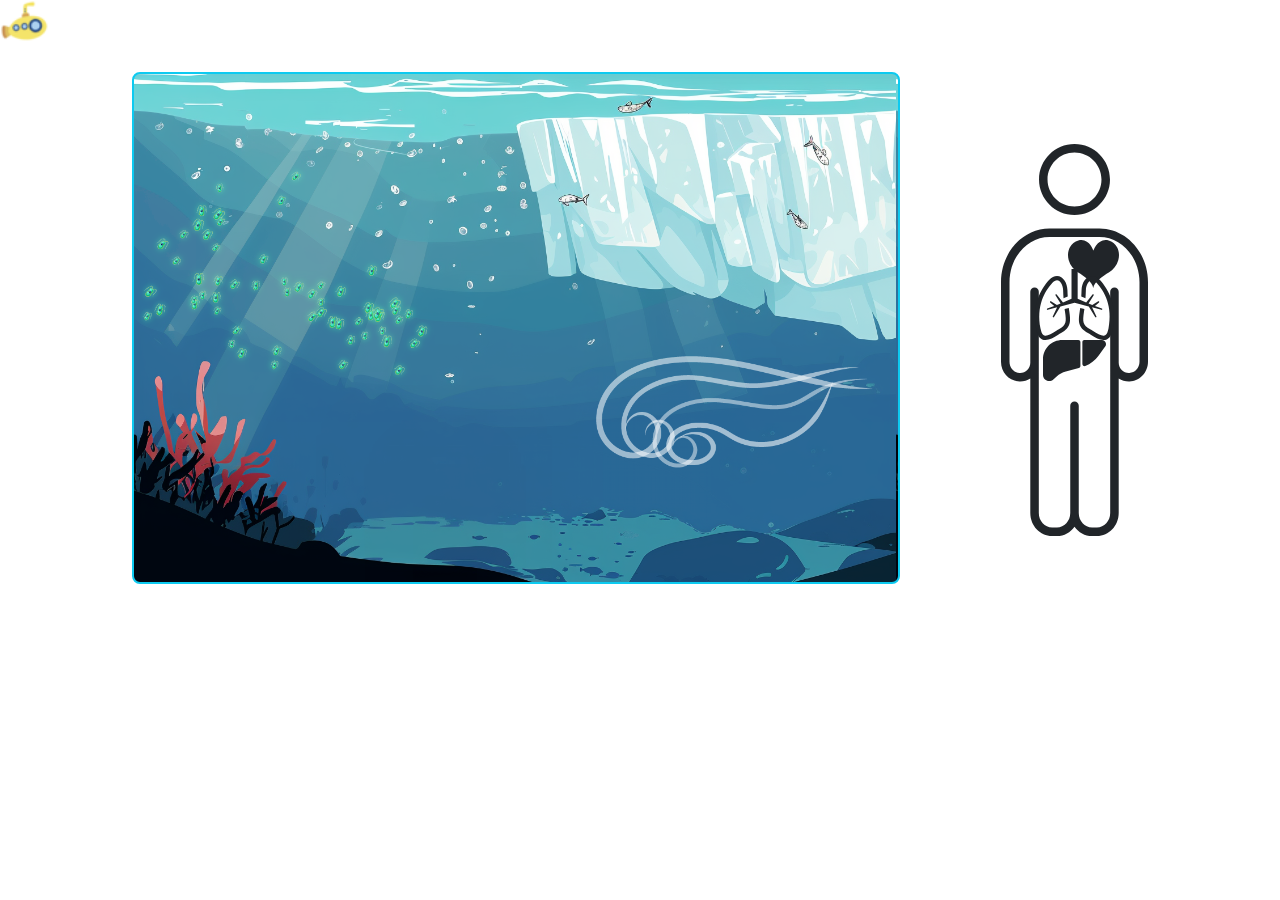
<file: index.html>
<!DOCTYPE html>
<html lang="en">

<head>
    <meta charset="UTF-8">
    <meta name="viewport" content="width=device-width, initial-scale=1.0">
    <link href="https://cdn.jsdelivr.net/npm/bootstrap@5.3.0/dist/css/bootstrap.min.css" rel="stylesheet">
    <link rel="stylesheet" href="style.css">
    <title>Document</title>
</head>

<body>
    <div class="custom-cursor"></div>
    <div class="container">
        <div id="question" class="mt-3 my-4">
            <span class="badge hide" id="questionBadge">Question n°<span id="turn"></span>/4</span>
            <span class="badge hide" id="responseBadge">Réponse</span>
            <p id="main-text">
                <p id="info">
                    <span id="context"></span>
                    <span id="askedQuestion" class="fw-bold"></span>
                </p>
                <p id="good-answer" class="fw-bold text-success"></p>
                <p id="bad-answer-1" class="text-danger"></p>
                <p id="bad-answer-2" class="text-danger"></p>
            </p>
            <!-- <div class="d-flex justify-content-center">
                <button class="btn btn-rose" type="button" data-bs-toggle="offcanvas" data-bs-target="#offcanvasTop" aria-controls="offcanvasTop">Afficher la question</button>
            </div>

            <div class="offcanvas offcanvas-top" tabindex="-1" id="offcanvasTop" aria-labelledby="offcanvasTopLabel">
                <div class="offcanvas-header">
                    <h5 class="offcanvas-title" id="offcanvasTopLabel">Question n°1</h5>
                    <button type="button" class="btn-close" data-bs-dismiss="offcanvas" aria-label="Close"></button>
                </div>
                <div class="offcanvas-body">
                    Lorem ipsum dolor sit amet, consectetur adipiscing elit. Nam malesuada ullamcorper feugiat. Nam vel pulvinar quam. Nunc orci lectus, dictum a nulla eget, consectetur elementum libero. Suspendisse bibendum facilisis justo at rhoncus. Praesent non scelerisque tellus, non maximus nulla. Phasellus hendrerit nulla eu ultrices cursus. Praesent lectus sem, tempus at tortor ut, pretium feugiat magna. Maecenas ut mauris hendrerit, efficitur ligula id, tincidunt ipsum.
                </div>
            </div> -->
        </div>
        <div id="answers" class="mb-5"></div>
        <div id="weatherButtonContainer"></div>
        <div class="d-flex justify-content-around align-items-center">
            <div id="img" class="border border-info border-2 rounded-3 mb-4">
                <div id="plankton" class="clickable zone"></div>
                <div id="stream" class="clickable zone"></div>
                <div id="ice" class="clickable zone"></div>
                <div id="coral" class="clickable zone"></div>
            </div>
            <div>
                <svg xmlns="http://www.w3.org/2000/svg" width="147" height="392" viewBox="0 0 147 392" fill="none">
                    <path id="skin"
                        d="M73.5044 71.0443C93.0704 71.0443 108.986 55.1115 108.986 35.5243C108.986 15.9372 93.0704 0 73.5044 0C53.9383 0 38.0226 15.9328 38.0226 35.52C38.0226 55.1071 53.9383 71.0443 73.5044 71.0443ZM73.5044 8.52392C88.3758 8.52392 100.476 20.6369 100.476 35.5243C100.476 50.4118 88.3758 62.5203 73.5044 62.5203C58.6329 62.5203 46.533 50.4074 46.533 35.52C46.533 20.6325 58.6329 8.52392 73.5044 8.52392ZM98.5308 84.4334H48.4779C21.7459 84.4334 0 108.555 0 138.203V217.859C0 228.669 8.34071 237.463 18.5915 237.463H19.0788C22.8467 237.463 26.3535 236.339 29.2947 234.414V368.989C29.2947 381.677 39.0625 392 51.071 392H55.9789C63.1535 392 69.532 388.311 73.5 382.635C77.468 388.311 83.8465 392 91.0211 392H95.929C107.937 392 117.705 381.677 117.705 368.989V234.414C120.647 236.339 124.153 237.463 127.921 237.463H128.409C138.659 237.463 147 228.669 147 217.859V138.203C147.009 108.555 125.258 84.4334 98.5308 84.4334ZM138.494 217.859C138.494 223.97 133.973 228.939 128.413 228.939H127.926C122.296 228.939 117.718 224.357 117.71 218.725V218.708V218.699V147.646C117.71 145.294 115.804 143.386 113.454 143.386C111.105 143.386 109.199 145.294 109.199 147.646V218.712C109.199 218.725 109.199 218.734 109.199 218.747V368.994C109.199 376.982 103.247 383.485 95.9333 383.485H91.0255C83.7116 383.485 77.7596 376.986 77.7596 368.994V261.733C77.7596 259.381 75.8539 257.473 73.5044 257.473C71.1549 257.473 69.2492 259.381 69.2492 261.733V368.994C69.2492 376.982 63.2971 383.485 55.9832 383.485H51.0754C43.7615 383.485 37.8095 376.986 37.8095 368.994V218.747C37.8095 218.734 37.8095 218.725 37.8095 218.712V147.646C37.8095 145.294 35.9038 143.386 33.5543 143.386C31.2048 143.386 29.2991 145.294 29.2991 147.646V218.708V218.717V218.734C29.2904 224.366 24.7088 228.948 19.0831 228.948H18.5958C13.0397 228.948 8.51908 223.978 8.51908 217.867V138.203C8.51908 113.254 26.4492 92.9573 48.4866 92.9573H98.5352C120.573 92.9573 138.503 113.254 138.503 138.203V217.859H138.494Z"
                        fill="currentColor" />
                    <path id="heart"
                        d="M68.9258 103.222C67.3682 106.221 66.1703 110.619 67.7278 116.162C69.1826 121.339 72.6627 125.68 77.2107 128.462C82.6161 131.771 91.5662 137.89 92.2315 144H92.2531C92.9805 137.89 102.38 131.771 107.787 128.462C112.336 125.68 115.81 121.339 117.27 116.162C118.828 110.627 117.638 106.224 116.072 103.222C114.328 99.8718 111.254 97.3778 107.641 96.4147C96.836 93.5337 92.385 106.608 92.385 106.608C92.385 106.608 88.1613 93.5419 77.3559 96.4147C73.7406 97.3778 70.6688 99.8773 68.9245 103.222H68.9258Z"
                        fill="currentColor" />
                    <path id="lugs"
                        d="M79.4063 198.084V221.929C79.4063 222.868 78.769 223.691 77.8509 223.936L64.8316 227.414C61.4217 228.325 58.2822 230.029 55.6749 232.383L52.3287 235.404C51.1921 236.431 49.7077 237 48.1674 237C44.7615 237 42 234.273 42 230.909V215.092C42 204.549 50.654 196.002 61.3292 196.002L77.3017 196.005C78.4639 196.006 79.4063 196.936 79.4063 198.084ZM104.94 199.395C104.587 197.356 102.768 195.934 100.732 196.002H83.3438C82.1809 196.002 81.375 196.93 81.375 198.078V220.074C81.375 221.535 82.8686 222.554 84.2435 222.013C89.548 219.925 94.1614 216.375 97.5089 211.748L104.158 202.551C104.824 201.681 105.141 200.555 104.94 199.395Z"
                        fill="currentColor" />
                    <path id="liver"
                        d="M67.821 163.931L63.6108 165.003C63.7927 166.375 63.9246 167.206 63.9398 167.308C65.6049 178.438 65.2849 180.994 57.8549 185.309C56.9002 185.862 55.9331 186.451 54.9632 187.039C51.1756 189.342 47.2614 191.728 44.4596 191.726C43.4791 191.726 40.877 191.726 39.5007 184.574C35.1907 162.22 43.5005 147.445 51.2299 138.986C52.8969 137.163 54.554 136.199 56.0222 136.199C59.1395 136.199 61.9938 140.851 62.132 146.156C62.206 149.077 62.3548 151.842 62.5349 154.349L66.7352 152.507C66.6051 150.474 66.5008 148.307 66.4402 146.046C66.261 139.105 62.3174 131.925 56.0222 131.925C53.2642 131.925 50.5765 133.335 48.0351 136.117C39.646 145.295 30.6213 161.292 35.2647 185.377C36.6232 192.426 39.7173 196 44.4596 196C48.4781 196 52.9218 193.296 57.2185 190.682C58.1616 190.108 59.1047 189.537 60.0327 188.996C70.1725 183.112 69.8383 177.601 68.2025 166.659C68.1945 166.629 68.0385 165.634 67.821 163.931Z M98.9653 136.117C96.4239 133.335 93.738 131.925 90.9791 131.925C84.6839 131.925 80.7385 139.105 80.5602 146.046C80.5014 148.29 80.3962 150.443 80.2687 152.463L84.4691 154.306C84.6474 151.809 84.7953 149.06 84.8702 146.155C85.0057 140.852 87.86 136.199 90.98 136.199C92.4482 136.199 94.1062 137.163 95.7714 138.986C103.503 147.445 111.812 162.22 107.501 184.576C106.123 191.726 103.521 191.726 102.542 191.726C99.7408 191.726 95.8239 189.343 92.0381 187.039C91.0682 186.449 90.1011 185.862 89.1481 185.309C81.7182 180.994 81.399 178.438 83.0589 167.329C83.0758 167.219 83.2104 166.374 83.3958 164.975L79.1857 163.906C78.9628 165.629 78.8041 166.643 78.7979 166.68C77.1639 177.601 76.8288 183.112 86.9686 188.996C87.8984 189.537 88.8397 190.108 89.7828 190.682C94.0786 193.296 98.5232 196 102.542 196C107.285 196 110.377 192.426 111.735 185.379C116.379 161.292 107.355 145.295 98.9653 136.117Z M100.858 164.518L93.9395 161.955L98.048 158.378C98.2905 158.135 98.3217 157.755 98.122 157.475C97.9215 157.198 97.5497 157.079 97.2404 157.242L91.2545 160.887L87.5846 159.42L92.6933 151.166C92.8618 150.841 92.7521 150.446 92.4446 150.247C92.1379 150.048 91.7288 150.116 91.4997 150.399L85.1822 158.464L76.6567 154.689V125H70.5175V154.688L61.9911 158.462L55.6745 150.397C55.4454 150.114 55.0363 150.047 54.7296 150.245C54.4212 150.444 54.3116 150.839 54.48 151.164L59.5896 159.419L55.9179 160.885L49.9329 157.24C49.6227 157.077 49.2492 157.197 49.0504 157.473C48.8516 157.754 48.8819 158.134 49.1244 158.377L53.2338 161.953L46.3156 164.517C45.967 164.656 45.7869 165.039 45.901 165.392C46.0152 165.746 46.386 165.95 46.7497 165.865L56.1051 163.237L51.7434 172.419C51.5883 172.758 51.7247 173.159 52.0536 173.334C52.075 173.343 52.0991 173.355 52.1214 173.364C52.4378 173.493 52.8086 173.382 52.9967 173.09L58.9665 163.271C59.1823 162.965 59.3258 162.71 59.4345 162.514L59.5023 162.419L73.5858 158.872L87.6728 162.419L87.7397 162.514C87.8493 162.711 87.992 162.966 88.2077 163.271L94.1775 173.09C94.3656 173.381 94.7346 173.493 95.0511 173.364C95.0743 173.355 95.0983 173.343 95.1179 173.334C95.4478 173.159 95.5824 172.758 95.4317 172.419L91.0673 163.237L100.424 165.865C100.787 165.95 101.156 165.746 101.272 165.392C101.387 165.041 101.205 164.658 100.858 164.518Z"
                        fill="currentColor" />
                </svg>
            </div>
        </div>
    </div>

    <script src="submarine.js"></script>
    <script src="index.js"></script>
    <script src="https://cdn.jsdelivr.net/npm/bootstrap@5.3.0/dist/js/bootstrap.bundle.min.js"></script>
</body>

</html>
</file>
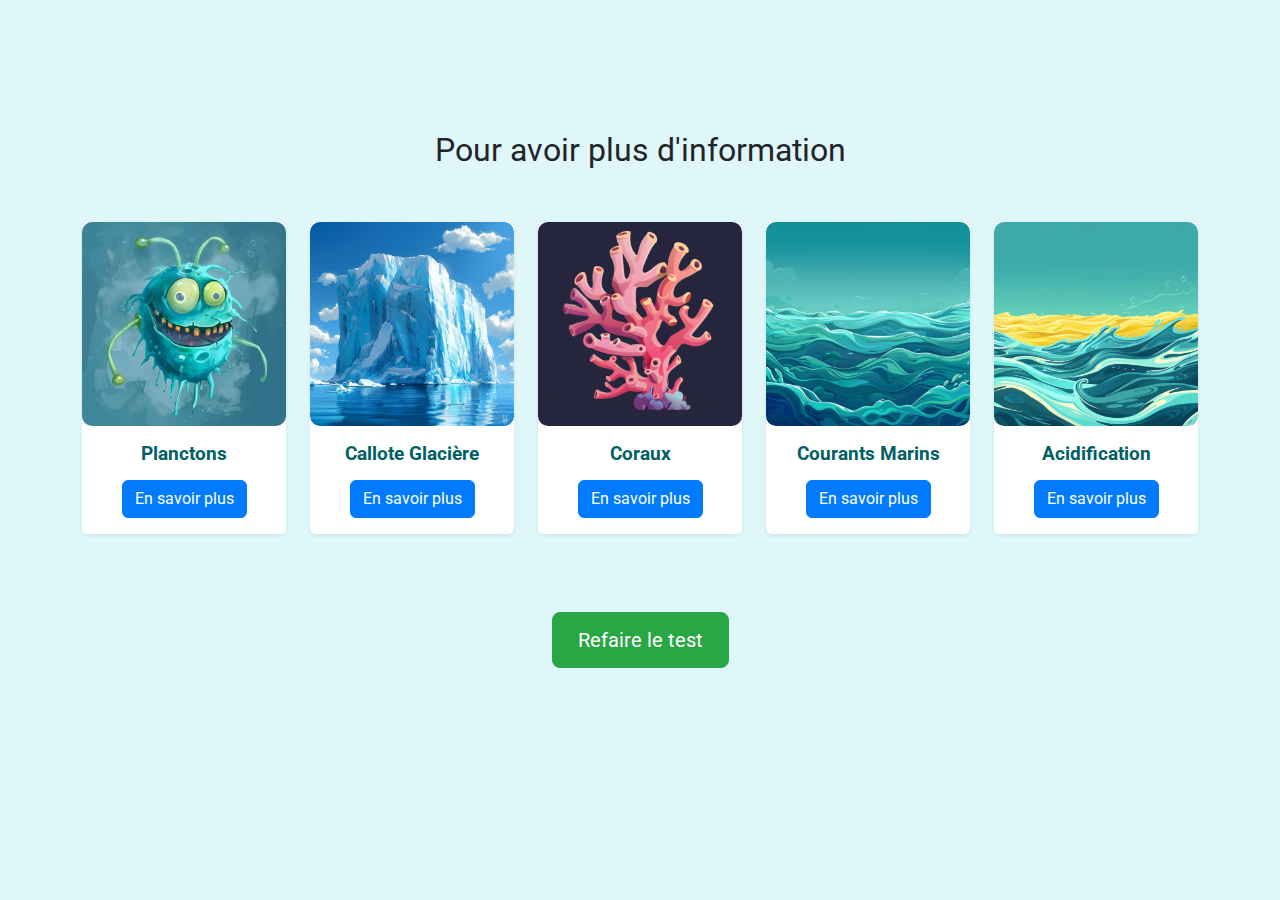
<file: gallery.html>
<!DOCTYPE html>
<html lang="fr">
<head>
    <meta charset="UTF-8">
    <meta name="viewport" content="width=device-width, initial-scale=1.0">
    <title>Page avec Cartes et Bouton</title>
    <!-- Lien vers Bootstrap CSS -->
    <link href="https://cdn.jsdelivr.net/npm/bootstrap@5.3.0/dist/css/bootstrap.min.css" rel="stylesheet">

    <!-- Lien vers Google Fonts pour une meilleure typographie -->
    <link href="https://fonts.googleapis.com/css2?family=Roboto:wght@400;500;700&display=swap" rel="stylesheet">

    <style>
        body {
            font-family: 'Roboto', sans-serif;
            background-color: #e0f7fa; /* Couleur océan */
            position: relative;
            overflow-x: hidden;
        }

        .card {
            transition: transform 0.3s ease, box-shadow 0.3s ease;
            border: none;
        }

        .card:hover {
            transform: translateY(-10px);
            box-shadow: 0 4px 20px rgba(0, 0, 0, 0.1);
        }

        .card-img-top {
            transition: transform 0.3s ease;
            border-radius: 10px;
        }

        .card-img-top:hover {
            transform: scale(1.05);
        }

        .card-body {
            background-color: #ffffff;
            text-align: center;
            border-radius: 10px;
        }

        .card-title {
            font-weight: 700;
            color: #006064; /* Couleur proche de l'océan */
            font-size: 1.2rem;
            margin-bottom: 15px;
        }

        .btn-primary {
            background-color: #007bff;
            border-color: #007bff;
            transition: background-color 0.3s ease;
        }

        .btn-primary:hover {
            background-color: #0056b3;
            border-color: #0056b3;
        }

        .btn-success {
            background-color: #28a745;
            border-color: #28a745;
            transition: background-color 0.3s ease;
        }

        .btn-success:hover {
            background-color: #218838;
            border-color: #1e7e34;
        }

        .btn-lg {
            font-size: 1.25rem;
            padding: 12px 25px;
        }

        .text-center {
            margin-top: 30px;
        }

        /* Animation des bulles flottantes */
        @keyframes bubble {
            0% {
                transform: translateY(0);
                opacity: 1;
            }
            100% {
                transform: translateY(-100vh);
                opacity: 0;
            }
        }

        .bubble {
            position: absolute;
            bottom: -100px;
            width: 20px;
            height: 20px;
            background-color: rgba(255, 255, 255, 0.8);
            border-radius: 50%;
            animation: bubble 5s infinite ease-in-out;
            opacity: 0;
        }

        .bubble:nth-child(odd) {
            animation-duration: 6s;
        }

        .bubble:nth-child(even) {
            animation-duration: 4s;
        }

        /* Tentacules animées */
        .tentacles {
            position: absolute;
            bottom: 0;
            left: 50%;
            width: 100px;
            height: 200px;
            background: rgba(0, 128, 128, 0.5);
            border-radius: 50%;
            z-index: -1;
            transform-origin: center center;
            animation: tentacle-move 4s infinite ease-in-out;
        }

        @keyframes tentacle-move {
            0% {
                transform: rotate(0deg);
            }
            50% {
                transform: rotate(10deg);
            }
            100% {
                transform: rotate(0deg);
            }
        }
    </style>
</head>
<body>
    <!-- Bulles flottantes -->
    <div class="bubble" style="left: 10%; animation-duration: 6s;"></div>
    <div class="bubble" style="left: 25%; animation-duration: 5s;"></div>
    <div class="bubble" style="left: 40%; animation-duration: 4s;"></div>
    <div class="bubble" style="left: 55%; animation-duration: 6s;"></div>
    <div class="bubble" style="left: 70%; animation-duration: 5s;"></div>
    <div class="bubble" style="left: 15%; animation-duration: 4s;"></div>
    <div class="bubble" style="left: 30%; animation-duration: 5s;"></div>
    <div class="bubble" style="left: 50%; animation-duration: 6s;"></div>
    <div class="bubble" style="left: 65%; animation-duration: 3s;"></div>
    <div class="bubble" style="left: 80%; animation-duration: 5s;"></div>
    


    <div class="container py-5">
        <div class="fs-2 text-center py-5">Pour avoir plus d'information</div>
        <div class="row row-cols-1 row-cols-md-2 row-cols-lg-5 g-4">
            <!-- Card 1 -->
            <div class="col">
                <div class="card h-100 shadow-sm">
                    <img src="images/plankton.webp" class="card-img-top" alt="Planctons">
                    <div class="card-body">
                        <h5 class="card-title">Planctons</h5>
                        <a href="plancton.html" class="btn btn-primary">En savoir plus</a>
                    </div>
                </div>
            </div>

            <!-- Card 2 -->
            <div class="col">
                <div class="card h-100 shadow-sm">
                    <img src="images/glacier.webp" class="card-img-top" alt="Callote Glacière">
                    <div class="card-body">
                        <h5 class="card-title">Callote Glacière</h5>
                        <a href="glacier.html" class="btn btn-primary">En savoir plus</a>
                    </div>
                </div>
            </div>

            <!-- Card 3 -->
            <div class="col">
                <div class="card h-100 shadow-sm">
                    <img src="images/coral.webp" class="card-img-top" alt="Coraux">
                    <div class="card-body">
                        <h5 class="card-title">Coraux</h5>
                        <a href="corail.html" class="btn btn-primary">En savoir plus</a>
                    </div>
                </div>
            </div>

            <!-- Card 4 -->
            <div class="col">
                <div class="card h-100 shadow-sm">
                    <img src="images/stream.webp" class="card-img-top" alt="Courants Marins">
                    <div class="card-body">
                        <h5 class="card-title">Courants Marins</h5>
                        <a href="courant.html" class="btn btn-primary">En savoir plus</a>
                    </div>
                </div>
            </div>

            <!-- Card 5 -->
            <div class="col">
                <div class="card h-100 shadow-sm">
                    <img src="images/acid.webp" class="card-img-top" alt="Acidification">
                    <div class="card-body">
                        <h5 class="card-title">Acidification</h5>
                        <a href="acidification.html" class="btn btn-primary">En savoir plus</a>
                    </div>
                </div>
            </div>
        </div>

        <!-- Bouton "Refaire le test" -->
        <div class="text-center">
            <a href="index.html" class="btn btn-success btn-lg my-5">Refaire le test</a>
        </div>
    </div>

    <!-- Lien vers Bootstrap JS et Popper.js -->
    <script src="https://cdn.jsdelivr.net/npm/bootstrap@5.3.0/dist/js/bootstrap.bundle.min.js"></script>
</body>
</html>
</file>
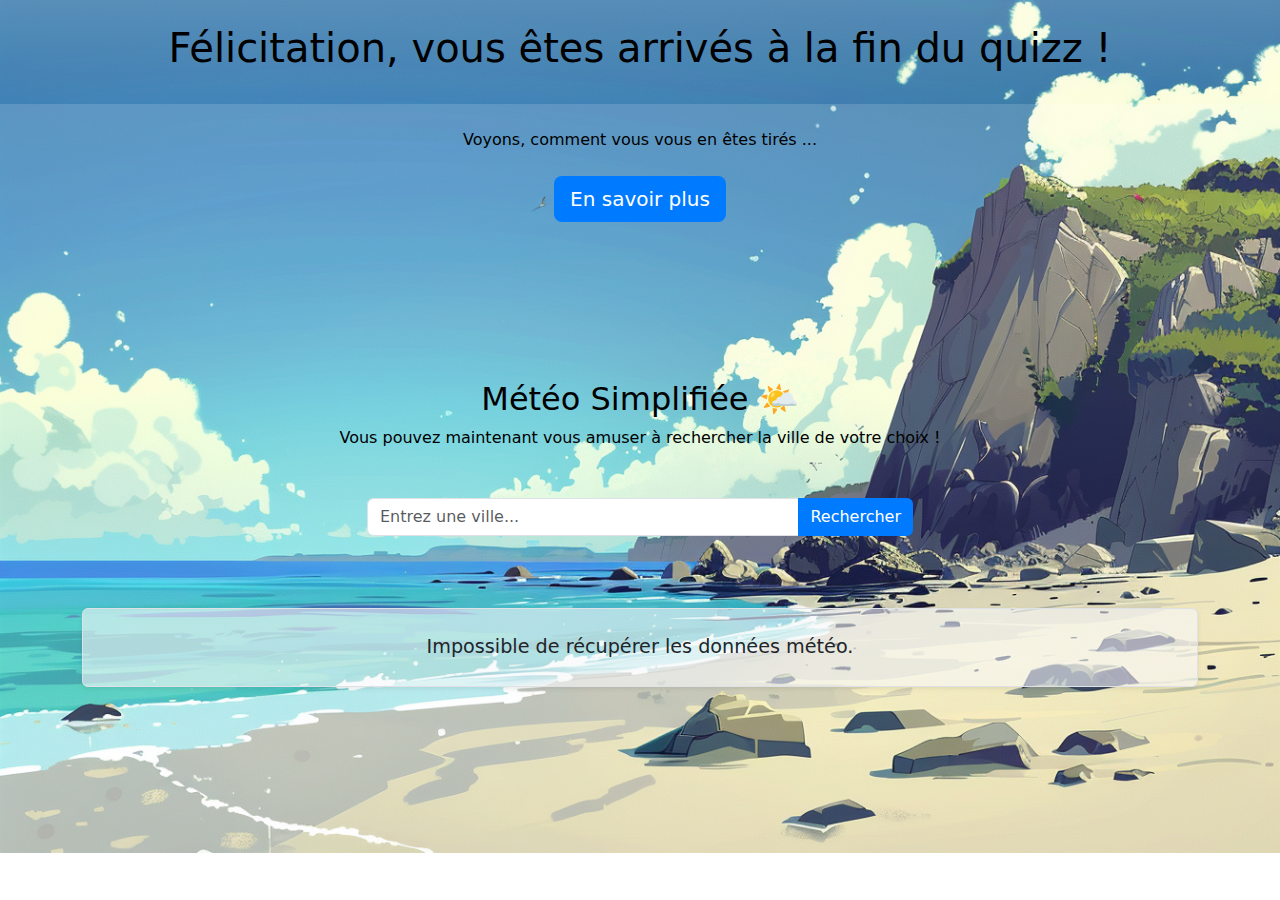
<file: meteo.html>
<!DOCTYPE html>
<html lang="en">
<head>
    <meta charset="UTF-8">
    <meta name="viewport" content="width=device-width, initial-scale=1.0">
    <link href="https://cdn.jsdelivr.net/npm/bootstrap@5.3.0/dist/css/bootstrap.min.css" rel="stylesheet">
    <link rel="stylesheet" href="css/styleMeteo.css">
    <title>Prévisions Météo</title>
</head>
<body class="fontEcran">
    <header class="bg-gradient text-center text-black py-4">
        <h1>Félicitation, vous êtes arrivés à la fin du quizz !</h1>
    </header>
    <div class="bg-gradient text-center text-black py-4">
    <p>Voyons, comment vous vous en êtes tirés ...</p>

    <div id="result"></div>

    <div class="middle-section">
        <a href="gallery.html"><button class="btn btn-primary btn-lg my-2">En savoir plus</button></a>
    </div>

    <div class="spacing">
            <h2>Météo Simplifiée 🌤️</h2>
            <p>Vous pouvez maintenant vous amuser à rechercher la ville de votre choix !</p>
        </div>
        <div class="container my-5">
            <div class="row justify-content-center">
                <div class="col-md-6">
                    <div class="input-group">
                        <input id="test" type="text" class="form-control" placeholder="Entrez une ville...">
                        <button class="btn btn-primary" onclick="getCityName()">Rechercher</button>
                    </div>
                </div>
            </div>
        </div>
    </div>
    <div class="container">
        <div id="weather-info" class="text-center p-4 border rounded shadow-sm">
            <p>Les informations météo apparaîtront ici.</p>
        </div>
    </div>

    </div>

    <script src="api.js"></script>
    <script src="result.js"></script>
    <script src="https://cdn.jsdelivr.net/npm/bootstrap@5.3.0/dist/js/bootstrap.bundle.min.js"></script>
</body>
</html>
</file>
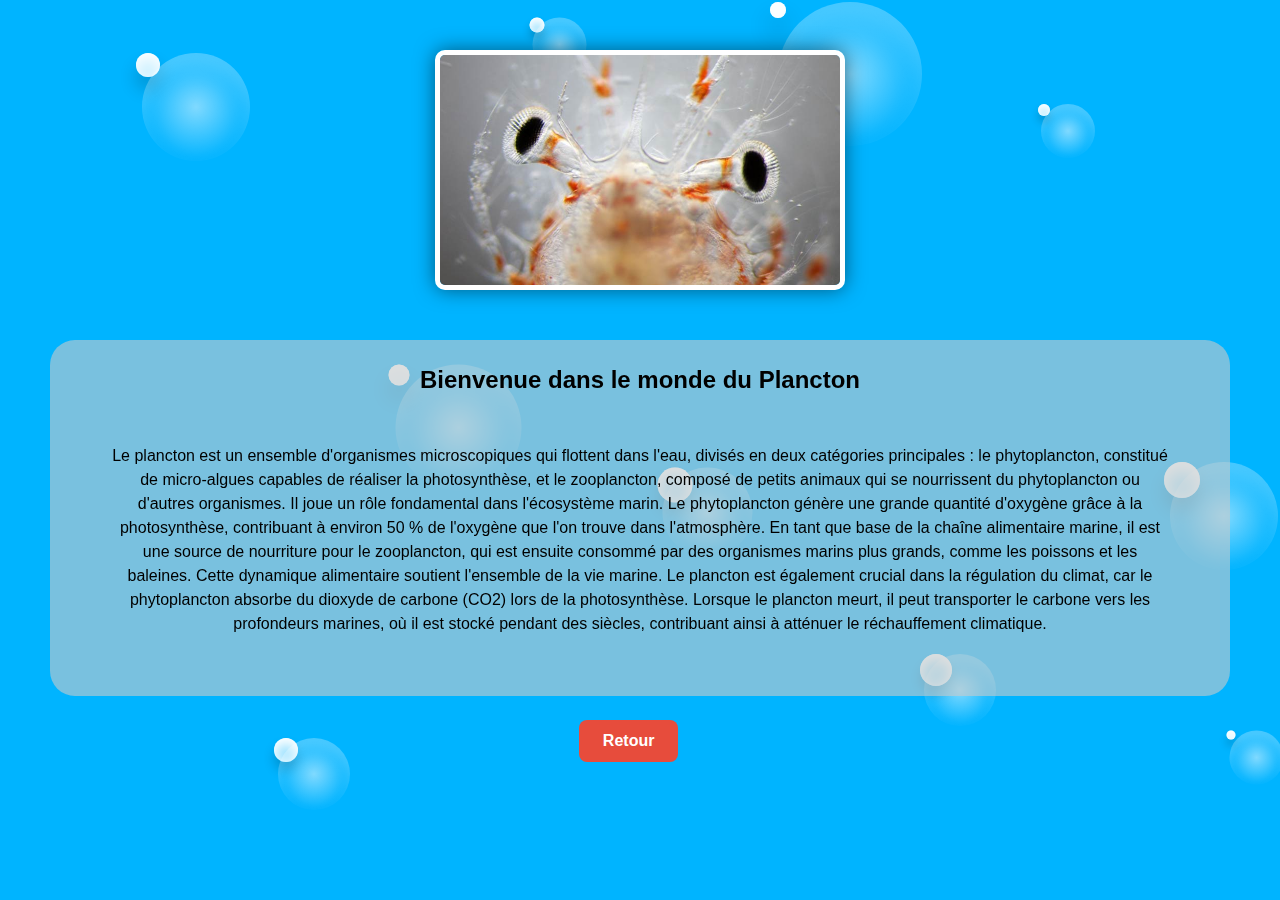
<file: plancton.html>
<!DOCTYPE html>
<html lang="fr">

<head>
    <meta charset="UTF-8">
    <meta name="viewport" content="width=device-width, initial-scale=1.0">
    <title>Plancton</title>
    <link rel="stylesheet" href="style.css">
</head>

<body>
    <div id="background-wrap">
        <div class="bubble x1"></div>
        <div class="bubble x2"></div>
        <div class="bubble x3"></div>
        <div class="bubble x4"></div>
        <div class="bubble x5"></div>
        <div class="bubble x6"></div>
        <div class="bubble x7"></div>
        <div class="bubble x8"></div>
        <div class="bubble x9"></div>
        <div class="bubble x10"></div>
    </div>

    <div class="frame">
        <img src="plancton.jpg" class="image-frame">
    </div>

    <div class="text-frame">
        <h1>Bienvenue dans le monde du Plancton</h1>
        <p class="explicative-text">Le plancton est un ensemble d'organismes microscopiques qui flottent dans l'eau,
            divisés en deux catégories principales : le phytoplancton, constitué de micro-algues capables de réaliser la
            photosynthèse, et le zooplancton, composé de petits animaux qui se nourrissent du phytoplancton ou d'autres
            organismes. Il joue un rôle fondamental dans l'écosystème marin.

            Le phytoplancton génère une grande quantité d'oxygène grâce à la photosynthèse, contribuant à environ 50 %
            de l'oxygène que l'on trouve dans l'atmosphère. En tant que base de la chaîne alimentaire marine, il est une
            source de nourriture pour le zooplancton, qui est ensuite consommé par des organismes marins plus grands,
            comme les poissons et les baleines. Cette dynamique alimentaire soutient l'ensemble de la vie marine.

            Le plancton est également crucial dans la régulation du climat, car le phytoplancton absorbe du dioxyde de
            carbone (CO2) lors de la photosynthèse. Lorsque le plancton meurt, il peut transporter le carbone vers les
            profondeurs marines, où il est stocké pendant des siècles, contribuant ainsi à atténuer le réchauffement
            climatique.</p>
    </div>

    <div class="middle-section">
        <a href="gallery.html"><button class="button">Retour</button></a>
    </div>

    <style>
        
body {
	background: #00b4ff;
	color: #333;
	font: 100% Lato, Arial, Sans Serif;
	height: 100vh;
	margin: 0;
	padding: 0;
	overflow-x: hidden;
}

#background-wrap {
    bottom: 0;
	left: 0;
	position: fixed;
	right: 0;
	top: 0;
	z-index: -1;
}

/* KEYFRAMES */

@-webkit-keyframes animateBubble {
    0% {
        margin-top: 1000px;
    }
    100% {
        margin-top: -100%;
    }
}

@-moz-keyframes animateBubble {
    0% {
        margin-top: 1000px;
    }
    100% {
        margin-top: -100%;
    }
}

@keyframes animateBubble {
    0% {
        margin-top: 1000px;
    }
    100% {
        margin-top: -100%;
    }
}

@-webkit-keyframes sideWays { 
    0% { 
        margin-left:0px;
    }
    100% { 
        margin-left:50px;
    }
}

@-moz-keyframes sideWays { 
    0% { 
        margin-left:0px;
    }
    100% { 
        margin-left:50px;
    }
}

@keyframes sideWays { 
    0% { 
        margin-left:0px;
    }
    100% { 
        margin-left:50px;
    }
}

/* ANIMATIONS */

.x1 {
    -webkit-animation: animateBubble 25s linear infinite, sideWays 2s ease-in-out infinite alternate;
	-moz-animation: animateBubble 25s linear infinite, sideWays 2s ease-in-out infinite alternate;
	animation: animateBubble 25s linear infinite, sideWays 2s ease-in-out infinite alternate;
	
	left: -5%;
	top: 5%;
	
	-webkit-transform: scale(0.6);
	-moz-transform: scale(0.6);
	transform: scale(0.6);
}

.x2 {
    -webkit-animation: animateBubble 20s linear infinite, sideWays 4s ease-in-out infinite alternate;
	-moz-animation: animateBubble 20s linear infinite, sideWays 4s ease-in-out infinite alternate;
	animation: animateBubble 20s linear infinite, sideWays 4s ease-in-out infinite alternate;
	
	left: 5%;
	top: 80%;
	
	-webkit-transform: scale(0.4);
	-moz-transform: scale(0.4);
	transform: scale(0.4);
}

.x3 {
    -webkit-animation: animateBubble 28s linear infinite, sideWays 2s ease-in-out infinite alternate;
	-moz-animation: animateBubble 28s linear infinite, sideWays 2s ease-in-out infinite alternate;
	animation: animateBubble 28s linear infinite, sideWays 2s ease-in-out infinite alternate;
	
	left: 10%;
	top: 40%;
	
	-webkit-transform: scale(0.7);
	-moz-transform: scale(0.7);
	transform: scale(0.7);
}

.x4 {
    -webkit-animation: animateBubble 22s linear infinite, sideWays 3s ease-in-out infinite alternate;
	-moz-animation: animateBubble 22s linear infinite, sideWays 3s ease-in-out infinite alternate;
	animation: animateBubble 22s linear infinite, sideWays 3s ease-in-out infinite alternate;
	
	left: 20%;
	top: 0;
	
	-webkit-transform: scale(0.3);
	-moz-transform: scale(0.3);
	transform: scale(0.3);
}

.x5 {
    -webkit-animation: animateBubble 29s linear infinite, sideWays 4s ease-in-out infinite alternate;
	-moz-animation: animateBubble 29s linear infinite, sideWays 4s ease-in-out infinite alternate;
	animation: animateBubble 29s linear infinite, sideWays 4s ease-in-out infinite alternate;
	
	left: 30%;
	top: 50%;
	
	-webkit-transform: scale(0.5);
	-moz-transform: scale(0.5);
	transform: scale(0.5);
}

.x6 {
    -webkit-animation: animateBubble 21s linear infinite, sideWays 2s ease-in-out infinite alternate;
	-moz-animation: animateBubble 21s linear infinite, sideWays 2s ease-in-out infinite alternate;
	animation: animateBubble 21s linear infinite, sideWays 2s ease-in-out infinite alternate;
	
	left: 50%;
	top: 0;
	
	-webkit-transform: scale(0.8);
	-moz-transform: scale(0.8);
	transform: scale(0.8);
}

.x7 {
    -webkit-animation: animateBubble 20s linear infinite, sideWays 2s ease-in-out infinite alternate;
	-moz-animation: animateBubble 20s linear infinite, sideWays 2s ease-in-out infinite alternate;
	animation: animateBubble 20s linear infinite, sideWays 2s ease-in-out infinite alternate;
	
	left: 65%;
	top: 70%;
	
	-webkit-transform: scale(0.4);
	-moz-transform: scale(0.4);
	transform: scale(0.4);
}

.x8 {
    -webkit-animation: animateBubble 22s linear infinite, sideWays 3s ease-in-out infinite alternate;
	-moz-animation: animateBubble 22s linear infinite, sideWays 3s ease-in-out infinite alternate;
	animation: animateBubble 22s linear infinite, sideWays 3s ease-in-out infinite alternate;
	
	left: 80%;
	top: 10%;
	
	-webkit-transform: scale(0.3);
	-moz-transform: scale(0.3);
	transform: scale(0.3);
}

.x9 {
    -webkit-animation: animateBubble 29s linear infinite, sideWays 4s ease-in-out infinite alternate;
	-moz-animation: animateBubble 29s linear infinite, sideWays 4s ease-in-out infinite alternate;
	animation: animateBubble 29s linear infinite, sideWays 4s ease-in-out infinite alternate;
	
	left: 90%;
	top: 50%;
	
	-webkit-transform: scale(0.6);
	-moz-transform: scale(0.6);
	transform: scale(0.6);
}

.x10 {
    -webkit-animation: animateBubble 26s linear infinite, sideWays 2s ease-in-out infinite alternate;
	-moz-animation: animateBubble 26s linear infinite, sideWays 2s ease-in-out infinite alternate;
	animation: animateBubble 26s linear infinite, sideWays 2s ease-in-out infinite alternate;
	
	left: 80%;
	top: 80%;
	
	-webkit-transform: scale(0.3);
	-moz-transform: scale(0.3);
	transform: scale(0.3);
}

/* OBJECTS */

.bubble {
    -webkit-border-radius: 50%;
	-moz-border-radius: 50%;
	border-radius: 50%;
	
    -webkit-box-shadow: 0 20px 30px rgba(0, 0, 0, 0.2), inset 0px 10px 30px 5px rgba(255, 255, 255, 1);
	-moz-box-shadow: 0 20px 30px rgba(0, 0, 0, 0.2), inset 0px 10px 30px 5px rgba(255, 255, 255, 1);
	box-shadow: 0 20px 30px rgba(0, 0, 0, 0.2), inset 0px 10px 30px 5px rgba(255, 255, 255, 1);
	
    height: 200px;
	position: absolute;
	width: 200px;
}

.bubble:after {
    background: -moz-radial-gradient(center, ellipse cover,  rgba(255,255,255,0.5) 0%, rgba(255,255,255,0) 70%); /* FF3.6+ */
    background: -webkit-gradient(radial, center center, 0px, center center, 100%, color-stop(0%,rgba(255,255,255,0.5)), color-stop(70%,rgba(255,255,255,0))); /* Chrome,Safari4+ */
    background: -webkit-radial-gradient(center, ellipse cover,  rgba(255,255,255,0.5) 0%,rgba(255,255,255,0) 70%); /* Chrome10+,Safari5.1+ */
    background: -o-radial-gradient(center, ellipse cover,  rgba(255,255,255,0.5) 0%,rgba(255,255,255,0) 70%); /* Opera 12+ */
    background: -ms-radial-gradient(center, ellipse cover,  rgba(255,255,255,0.5) 0%,rgba(255,255,255,0) 70%); /* IE10+ */
    background: radial-gradient(ellipse at center,  rgba(255,255,255,0.5) 0%,rgba(255,255,255,0) 70%); /* W3C */
    filter: progid:DXImageTransform.Microsoft.gradient( startColorstr='#80ffffff', endColorstr='#00ffffff',GradientType=1 ); /* IE6-9 fallback on horizontal gradient */

	-webkit-border-radius: 50%;
	-moz-border-radius: 50%;
	border-radius: 50%;
	
    -webkit-box-shadow: inset 0 20px 30px rgba(255, 255, 255, 0.3);
	-moz-box-shadow: inset 0 20px 30px rgba(255, 255, 255, 0.3);
	box-shadow: inset 0 20px 30px rgba(255, 255, 255, 0.3);
	
	content: "";
    height: 180px;
	left: 10px;
	position: absolute;
	width: 180px;
}
        body {
            margin: 0;
            overflow: hidden;
        }

        #background-wrap {
            position: fixed;
            top: 0;
            left: 0;
            width: 100%;
            height: 100%;
            overflow: hidden;
            z-index: -1;
        }

        .bubble {
            position: absolute;
            bottom: -150px;
            background: rgba(255, 255, 255, 0.6);
            border-radius: 50%;
            animation: rise 20s infinite;
        }

        .bubble.x1 {
            width: 40px;
            height: 40px;
            left: 10%;
            animation-delay: 0s;
        }

        .bubble.x2 {
            width: 60px;
            height: 60px;
            left: 20%;
            animation-delay: 2s;
        }

        .bubble.x3 {
            width: 30px;
            height: 30px;
            left: 30%;
            animation-delay: 4s;
        }

        .bubble.x4 {
            width: 50px;
            height: 50px;
            left: 40%;
            animation-delay: 6s;
        }

        .bubble.x5 {
            width: 70px;
            height: 70px;
            left: 50%;
            animation-delay: 8s;
        }

        .bubble.x6 {
            width: 20px;
            height: 20px;
            left: 60%;
            animation-delay: 10s;
        }

        .bubble.x7 {
            width: 80px;
            height: 80px;
            left: 70%;
            animation-delay: 12s;
        }

        .bubble.x8 {
            width: 40px;
            height: 40px;
            left: 80%;
            animation-delay: 14s;
        }

        .bubble.x9 {
            width: 60px;
            height: 60px;
            left: 90%;
            animation-delay: 16s;
        }

        .bubble.x10 {
            width: 30px;
            height: 30px;
            left: 95%;
            animation-delay: 18s;
        }

        @keyframes rise {
            0% {
                transform: translateY(0);
                opacity: 1;
            }

            100% {
                transform: translateY(-100vh);
                opacity: 0;
            }
        }

        .frame {
            position: relative;
            width: 400px;
            height: 230px;
            margin: 50px auto;
            border: 5px solid #fff;
            border-radius: 10px;
            overflow: hidden;
            box-shadow: 0 0 20px rgba(0, 0, 0, 0.5);
        }

        .image-frame {
            width: 100%;
            height: 100%;
            object-fit: cover;
        }

        .text-frame {
            text-align: center;
            color: #000000;
            background-color: #C9C9C999;
            margin: 50px;
            padding: 10px;
            border-radius: 25px;
        }

        .explicative-text {
            margin: 50px;
            line-height: 1.5;
        }

        h1 {
            font-size: 24px;
        }

        p {
            font-size: 16px;
        }

        .middle-section {
            position: absolute;
            right: 47%;
            top: 80%;
        }

        .button {
            background-color: #e74c3c;
            /* Rouge vif */
            color: white;
            /* Texte blanc */
            border: none;
            /* Pas de bordure */
            padding: 12px 24px;
            /* Espacement intérieur */
            text-align: center;
            /* Centrer le texte */
            text-decoration: none;
            /* Pas de soulignement */
            display: inline-block;
            /* Pour un affichage en ligne */
            font-size: 16px;
            /* Taille de la police */
            font-weight: bold;
            /* Met le texte en gras */
            border-radius: 8px;
            /* Coins arrondis */
            cursor: pointer;
            /* Curseur de pointeur */
            transition: background-color 0.3s, transform 0.2s;
            /* Animation pour le survol */
        }

        .button a {
            text-decoration: none;
            color: white;
        }

        .button:hover {
            background-color: #c0392b;
            /* Rouge plus foncé au survol */
            transform: scale(1.05);
            /* Agrandit légèrement au survol */
        }

        .button:active {
            background-color: #a93226;
            /* Rouge encore plus foncé au clic */
            transform: scale(0.95);
            /* Réduit légèrement lors du clic */
        }
    </style>
</body>

</html>
</file>
<file: style.css>
html, body {
    margin: 0;
    height: 100%;
    overflow: hidden;
    cursor: none !important;
}

.custom-cursor {
    position: absolute;
    width: 50px; 
    height: 50px;
    background-image: url('images/yellow_submarine_tout_petit.png');
    background-size: contain;
    background-repeat: no-repeat;
    pointer-events: none;
    transform-origin: center;
}

.clickable {
    cursor: none !important;
}


@keyframes fadeIn {
    from {
        opacity: 0;
    }
    to {
        opacity: 1;
    }
}
:root {
    --width: 20vw;
}

#questionBadge {
    background-color: rgb(12, 211, 233);
    margin-bottom: 7px;
}

#img {
    width: calc(var(--width) * 3);
    height: calc(var(--width) * 2);

    background-image: url(fond_ocean.png);
    background-size: contain;
}

.answer {
    width: 25vw;
    background-color: #094ACE;
    text-align: left;
}

.answer, .answer:hover, .answer:focus {
    color: white !important;
}

.answer:hover, .answer:focus {
    background-color: #043598 !important;
}

.hide {
    display: none;
}

#answers {
    display: flex;
    justify-content: space-between;
}

#plankton{
    top: 20%;
    width: 40%;
    height: 40%;
    position: relative;
    border-radius: 20%;
}
#plankton:hover{
    background-color: green;
    opacity: 30%;
    filter: blur(5px);
}
#stream:hover{
    background-color: blue;
    opacity: 30%;
    filter: blur(5px);
}
#coral:hover{
    background-color: red;
    opacity: 30%;
    filter: blur(5px);
}
#ice:hover{
    background-color: white;
    opacity: 40%;
    filter: blur(5px);
}
#coral{
    top: -50%;
    width: 25%;
    height: 40%;
    position: relative;
    border-radius: 20%;
}
#stream{
    top:10%;
    left: 58%;
    width: 40%;
    height: 30%;
    position: relative;
    border-radius: 20%;
}
#ice{
    top:-62%;
    left: 50%;
    width: 50%;
    height: 40%;
    position: relative;
    border-radius: 20%;
}
</file>
<file: css/styleMeteo.css>
/* En-tête avec un dégradé */
.bg-gradient {
    background: linear-gradient(45deg, #4facfe, #00f2fe);
}

/* Style du conteneur météo */
#weather-info {
    background-color: #f8f9fa99;
    border: 2px solid #e0e0e0;
    border-radius: 10px;
    font-size: 1.2rem;
}

/* Bouton personnalisé */
.btn-primary {
    background-color: #007bff;
    border: none;
    transition: background-color 0.3s ease-in-out;
}

.btn-primary:hover {
    background-color: #0056b3;
}

/* Texte du footer */
footer {
    font-size: 0.9rem;
}

/* Animation d'apparition pour les données météo */
#weather-info {
    animation: fadeIn 1s ease-in-out;
}

.fontEcran {
    background-image: url('/images/font_meteo.png');
    background-repeat: no-repeat;
    background-size: cover;
}

.spacing {
    margin-top: 150px;
}
</file>
